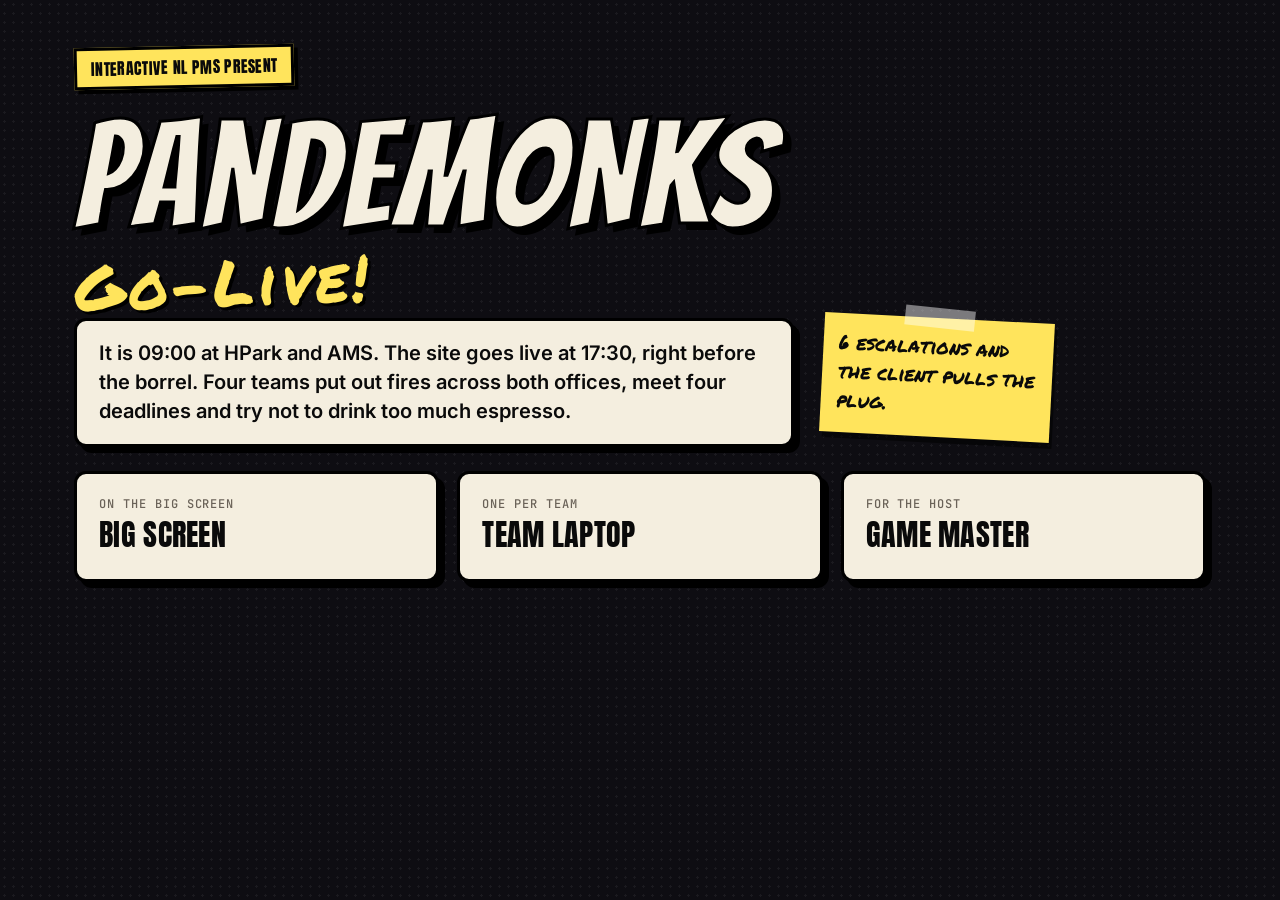
<file: index.html>
<!doctype html>
<html lang="en">
<head>
<meta charset="utf-8">
<meta name="viewport" content="width=device-width, initial-scale=1">
<title>Pandemonks</title>
<link rel="stylesheet" href="style.css">
</head>
<body>
<div class="page">
  <div class="caption" style="align-self:flex-start">Interactive NL PMs present</div>
  <div class="bigtitle" style="font-size:150px">PANDEMONKS<span class="hand" style="font-size:64px">Go-Live!</span></div>
  <div class="row" style="align-items:flex-start;gap:28px">
    <div class="paper" style="padding:18px 22px;font-size:20px;line-height:1.45;max-width:720px;font-weight:600">It is 09:00 at HPark and AMS. The site goes live at 17:30, right before the borrel. Four teams put out fires across both offices, meet four deadlines and try not to drink too much espresso.</div>
    <div class="sticky" style="width:230px;font-size:20px;transform:rotate(3deg)">6 escalations and the client pulls the plug.</div>
  </div>
  <div class="grid4">
    <a class="tile paper" href="screen.html"><div class="kicker" style="color:#6a6258">On the big screen</div><div class="head">Big screen</div></a>
    <a class="tile paper" href="team.html"><div class="kicker" style="color:#6a6258">One per team</div><div class="head">Team laptop</div></a>
    <a class="tile paper" href="gm.html"><div class="kicker" style="color:#6a6258">For the host</div><div class="head">Game Master</div></a>
  </div>
</div>
</body>
</html>
</file>
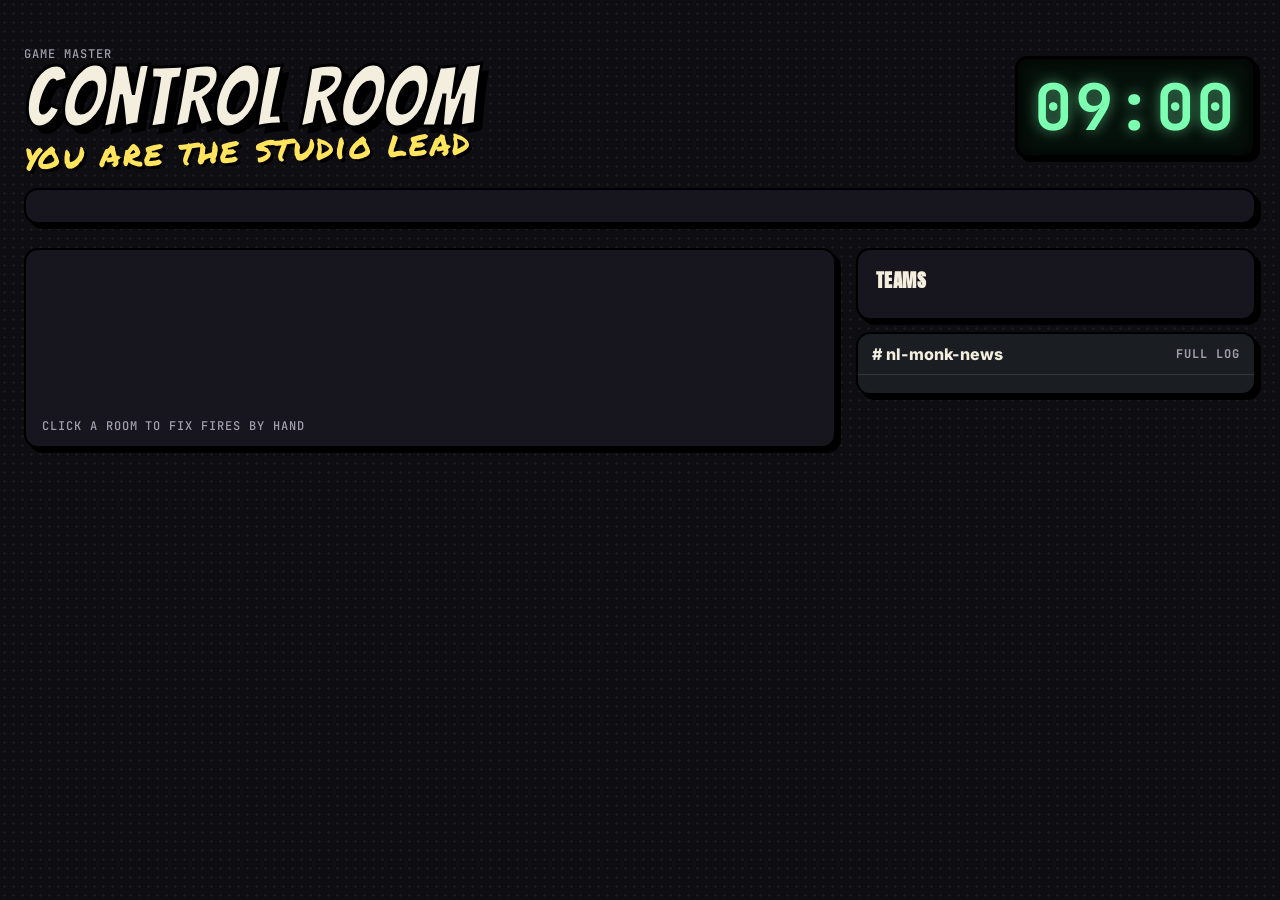
<file: gm.html>
<!doctype html>
<html lang="en">
<head>
<meta charset="utf-8">
<meta name="viewport" content="width=device-width, initial-scale=1">
<title>Pandemonks · Game Master</title>
<link rel="stylesheet" href="style.css">
</head>
<body>
<div class="page" style="max-width:1440px">
  <div class="row" style="justify-content:space-between;align-items:flex-end">
    <div><div class="kicker">Game Master</div><div class="bigtitle" style="font-size:84px">Control room<span class="hand" style="font-size:36px">you are the studio lead</span></div></div>
    <div style="text-align:right"><div class="lcd" id="night">09:00</div><div class="head" id="real" style="font-size:26px;margin-top:6px"></div></div>
  </div>
  <div id="controls" class="panel stack"></div>
  <div style="display:grid;grid-template-columns:minmax(0,1fr) 400px;gap:20px;align-items:start">
    <div class="panel" style="padding:10px"><svg class="board" id="board" style="height:auto" role="img" aria-label="Game board"></svg><div class="kicker" style="margin:8px 6px 2px">Click a room to fix fires by hand</div></div>
    <div class="stack">
      <div class="panel"><h3>Teams</h3><div id="teams"></div></div>
      <div class="slack" style="max-height:520px"><div class="top"><span># nl-monk-news</span><span class="kicker">full log</span></div><div class="msgs" id="log" style="mask-image:none"></div></div>
    </div>
  </div>
</div>
<script src="app.js"></script>
<script>
let pausedForRules = false;
const SPEEDS = [['4.5', 'Relaxed (talk along)'], ['3', 'Normal'], ['1.2', 'Fast'], ['0.2', 'Turbo test']].map(([v, l]) => `<option value="${v}">${l}</option>`).join('');
function startGame() { return act('start', { fridays: +($('#fr') ? $('#fr').value : 4), minutes: +($('#mn') ? $('#mn').value : 45), botDelay: +($('#sp') ? $('#sp').value : 3) }); }
function tutGo(d) {
  const s = PM.state, t = s.tutorial || {};
  if (!t.on) return;
  const last = TUTORIAL.length - 1, step = t.step || 0;
  if (d > 0 && step >= last) return tutFinish();
  act('tutorial', { on: true, step: Math.max(0, Math.min(last, step + d)) });
}
async function tutFinish() {
  const s = PM.state;
  await act('tutorial', { on: false, step: 0 });
  if (s.status === 'lobby') {
    if (teamsList(s).length < 2) return alert('You need at least two teams to start.');
    await startGame();
  } else if (pausedForRules) { pausedForRules = false; await act('resume', {}); }
}
async function tutOpen() {
  const s = PM.state;
  if (s.status === 'playing' && !(s.clock && s.clock.pausedAt)) { pausedForRules = true; await act('pause', {}); }
  act('tutorial', { on: true, step: 0 });
}
function tutBar(s) {
  const t = s.tutorial || {};
  const sound = s.sound !== false;
  const soundBtn = `<button class="small ${sound ? '' : 'dark'}" id="snd">${sound ? 'Sound on' : 'Sound off'}</button>`;
  if (!t.on) return `<div class="row" style="justify-content:space-between;border-top:2px dashed var(--line,#0003);padding-top:12px"><div><span class="head" style="font-size:20px">How to play</span> <span class="muted">${s.status === 'lobby' ? 'Walk everyone through the rules on the big screen. Laptops show "eyes on the big screen" meanwhile.' : 'Show the rules again. The clock pauses while it is open.'}</span></div><div class="row">${soundBtn}<button class="small hot" id="tutopen">${s.status === 'lobby' ? 'Explain the game on the big screen' : 'Show the rules again'}</button></div></div>`;
  const step = Math.min(t.step || 0, TUTORIAL.length - 1), last = step === TUTORIAL.length - 1;
  const sl = TUTORIAL[step];
  const finish = s.status === 'lobby' ? "Let's go!" : 'Back to the game';
  return `<div class="row" style="justify-content:space-between;border-top:2px dashed var(--line,#0003);padding-top:12px"><div><span class="kicker">Slide ${step + 1} / ${TUTORIAL.length} on the big screen</span><div class="head" style="font-size:24px">${esc(sl.kicker)} ${esc(sl.title)}</div></div>
    <div class="row">${soundBtn}<button class="small dark" id="tuthide">Hide</button><button class="small" id="tutback" ${step ? '' : 'disabled'}>Back</button>${last ? `<button class="big hot" id="tutnext">${finish}</button>` : `<button class="big" id="tutnext">Next</button>`}</div></div>
    <div class="kicker">Arrow keys work too. ${last && s.status === 'lobby' ? 'This closes the slides and deals everyone their cards.' : ''}</div>`;
}
function wireTut(s) {
  const on = (id, f) => { const b = document.getElementById(id); if (b) b.onclick = f; };
  on('snd', () => act('sound', { on: s.sound === false }));
  on('tutopen', tutOpen);
  on('tuthide', () => { act('tutorial', { on: false, step: (s.tutorial || {}).step || 0 }); if (pausedForRules) { pausedForRules = false; act('resume', {}); } });
  on('tutback', () => tutGo(-1));
  on('tutnext', () => tutGo(1));
}
document.addEventListener('keydown', (e) => {
  if (!PM.state || !(PM.state.tutorial || {}).on || /INPUT|SELECT|TEXTAREA/.test(document.activeElement.tagName)) return;
  if (e.key === 'ArrowRight' || e.key === ' ') { e.preventDefault(); tutGo(1); }
  if (e.key === 'ArrowLeft') { e.preventDefault(); tutGo(-1); }
});

function render(s) {
  const cfg = PM.cfg;
  const c = $('#controls');
  const teams = teamsList(s);
  const keep = {};
  ['fr', 'mn', 'sp'].forEach((id) => { const el = document.getElementById(id); if (el) keep[id] = el.value; });
  if (s.status === 'lobby') {
    const open = [1, 2, 3, 4].filter((n) => !(s.teams || {})[n]);
    c.innerHTML = `<div class="row" style="justify-content:space-between"><div><span class="head" style="font-size:24px">${teams.length} of 4 seats taken</span> <span class="muted">Teams open team.html. Put screen.html on the big screen.</span></div>
      <div class="row"><button class="small" id="fill" ${open.length ? '' : 'disabled'}>Test mode: fill open seats with computer teams</button></div></div>
      <div class="row" style="align-items:flex-end">
        <label>Friday 17:00 cards<select id="fr">${[3, 4, 5, 6].map((n) => `<option value="${n}" ${n === (s.settings.fridays || 4) ? 'selected' : ''}>${n}${n === 3 ? ' · easy' : n === 4 ? ' · normal' : n === 5 ? ' · hard' : ' · brutal'}</option>`).join('')}</select></label>
        <label>Minutes until go-live<input id="mn" type="number" min="5" max="120" value="${s.settings.minutes || 45}" style="width:120px"></label>
        <label>Computer speed<select id="sp">${SPEEDS}</select></label>
        <button class="big hot" id="start" ${teams.length < 2 ? 'disabled' : ''}>Start the day</button>
      </div>`;
    if (!keep.sp) $('#sp').value = '3';
    Object.entries(keep).forEach(([id, v]) => { const el = document.getElementById(id); if (el) el.value = v; });
    $('#start').onclick = startGame;
    $('#fill').onclick = async () => { for (const n of open) await act('join', { team: String(n), bot: true }); };
  } else {
    const paused = s.clock && s.clock.pausedAt;
    const active = activeTeamId(s);
    c.innerHTML = `<div class="row" style="justify-content:space-between">
      <div><span class="head" style="font-size:24px">${s.status === 'playing' ? 'Game in progress' : s.status === 'won' ? "People's Lovie Winner" : 'The client printed it out'}</span> <span class="muted">${s.status === 'playing' ? `· ${esc(s.teams[active].name)} · ${s.phase} · ${s.actionsLeft} actions left · turn ${s.turnCount || 1}` : esc(s.result ? s.result.reason : '')}</span></div>
      <div class="row">
        ${s.status === 'playing' ? `<button class="small ${paused ? 'hot' : ''}" data-a="${paused ? 'resume' : 'pause'}">${paused ? 'Resume clock' : 'Pause clock'}</button>
        <button class="small" data-a="add_time">+5 minutes</button>
        <button class="small" data-a="skip_turn">Skip to next team</button>
        <button class="small hot" data-a="news">Breaking news now</button>
        <label style="flex-direction:row;align-items:center;gap:8px">CPU speed<select id="spd" style="width:auto">${SPEEDS}</select></label>` : ''}
        <button class="small" data-a="undo">Undo last step</button>
        <button class="small danger" data-a="reset">Back to lobby</button>
      </div></div>`;
    const spd = $('#spd');
    if (spd) { spd.value = String(s.settings.botDelay ?? 3); if (spd.selectedIndex < 0) spd.value = '3'; spd.onchange = () => act('speed', { botDelay: +spd.value }); }
    c.querySelectorAll('[data-a]').forEach((b) => (b.onclick = () => {
      const a = b.dataset.a;
      if (a === 'reset' && !confirm('End this game and go back to the lobby? Teams stay joined.')) return;
      if (a === 'skip_turn' && !confirm('Skip the rest of this turn?')) return;
      act(a, a === 'reset' ? { keepTeams: true } : a === 'add_time' ? { seconds: 300 } : {});
    }));
    if (s.status === 'playing') {
      const left = s.newsDeck || [];
      c.insertAdjacentHTML('beforeend', `<div><div class="kicker" style="margin-bottom:8px">Fire a specific breaking news card${s.lastNews ? ' · last: ' + esc(s.lastNews.title) : ''}</div><div class="row">${Object.entries(cfg.news).map(([id, n]) => `<button class="small ${left.includes(id) ? '' : 'dark'}" data-news="${id}">${esc(n[0])}</button>`).join('')}</div></div>`);
      c.querySelectorAll('[data-news]').forEach((b) => (b.onclick = () => { if (confirm('Fire this breaking news now?')) act('news', { id: b.dataset.news }); }));
    }
  }
  c.insertAdjacentHTML('beforeend', tutBar(s));
  wireTut(s);

  $('#board').parentElement.style.display = s.status === 'lobby' ? 'none' : '';
  if (s.status !== 'lobby') renderBoard($('#board'), s, { onRoom: (id) => fixRoom(id) });

  $('#teams').innerHTML = teams.map((t) => `<div class="teamline"><div class="badge" style="background:${teamColor(t.id)}">${t.id}</div><div style="min-width:0"><div style="font-weight:800">${esc(t.name)}</div><div class="kicker" style="font-size:10px">${esc(t.members || '')}${t.role ? ' · ' + esc(cfg.roles[t.role].name) : ''}${t.role ? ' · stress ' + (t.stress || 0) + ' · handovers ' + (t.cookies || 0) : ''}${t.amsterdam ? ' · AMS' : ''}</div></div>
    <div class="row" style="gap:6px">${s.status === 'lobby' ? `<button class="small dark" data-kick="${t.id}">Remove</button>` : ''}<button class="small ${t.bot ? 'hot' : ''}" data-bot="${t.id}" data-on="${t.bot ? 0 : 1}">${t.bot ? 'CPU' : 'Human'}</button></div></div>`).join('') || '<div class="muted">Nobody yet.</div>';
  $('#teams').querySelectorAll('[data-kick]').forEach((b) => (b.onclick = () => act('leave', { team: b.dataset.kick })));
  $('#teams').querySelectorAll('[data-bot]').forEach((b) => (b.onclick = () => act('set_bot', { team: b.dataset.bot, bot: b.dataset.on === '1' })));
  $('#log').innerHTML = slackHTML(s.log, 80);
}

function fixRoom(id) {
  const s = PM.state, cfg = PM.cfg;
  if (cfg.rooms[id].special) return;
  const rows = Object.entries(cfg.colors).map(([c, col]) => `<div class="row" style="justify-content:space-between">${glyph(c, 14)} <span style="flex:1;font-weight:700">${esc(col.name)} fires: ${s.fires[id][c]}</span><button class="small dark" data-c="${c}" data-d="-1">-</button><button class="small" data-c="${c}" data-d="1">+</button></div>`).join('');
  modal(cfg.rooms[id].name, rows, (m) => m.querySelectorAll('[data-c]').forEach((b) => (b.onclick = async () => { await act('gm_fire', { room: id, color: b.dataset.c, delta: +b.dataset.d }); fixRoom(id); })));
}

function tick() {
  if (PM.state && PM.state.status !== 'lobby') { $('#night').textContent = nightTime(); $('#real').textContent = fmtClock(clockNow()) + ' left'; }
  setTimeout(tick, 500);
}
boot(render);
tick();
</script>
</body>
</html>
</file>
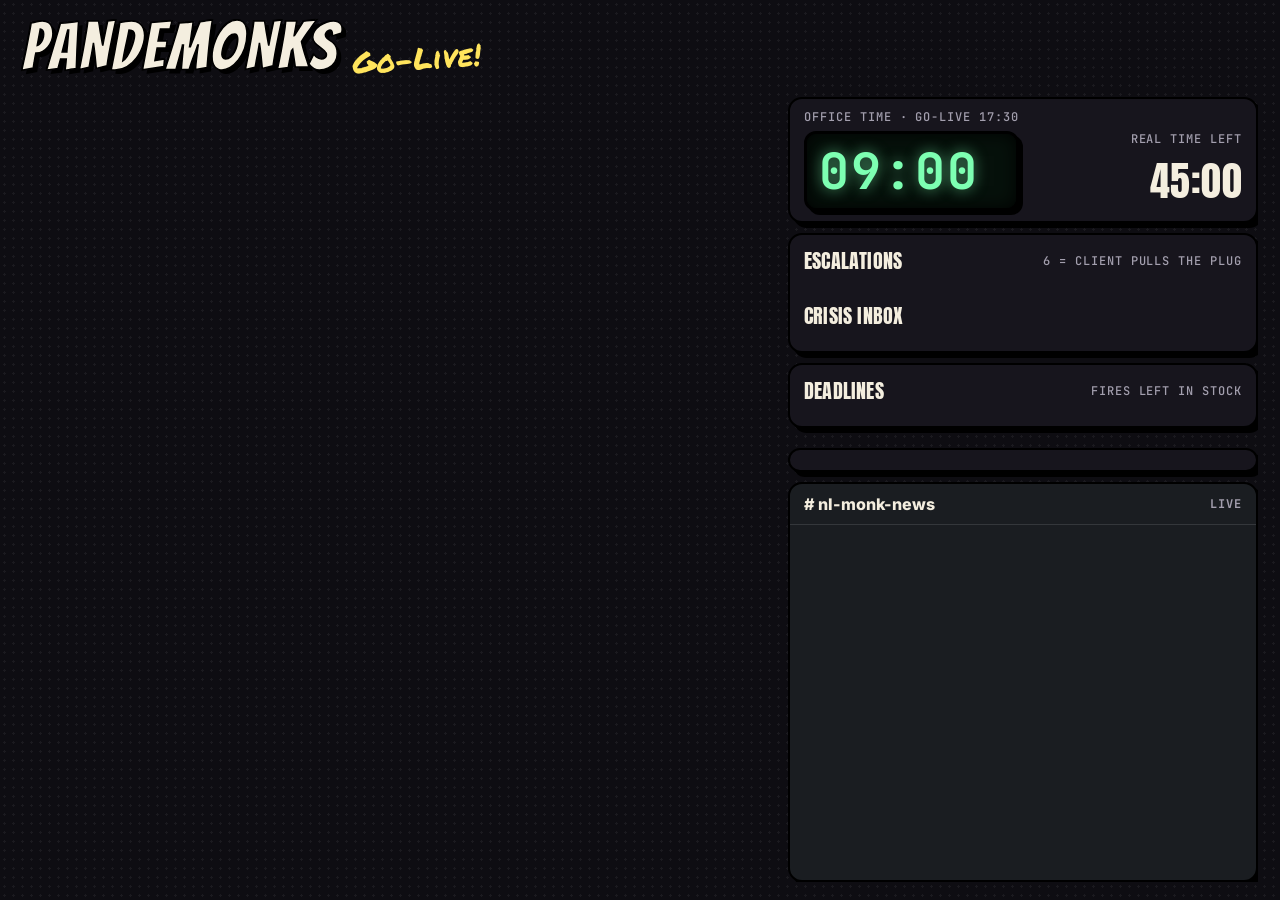
<file: screen.html>
<!doctype html>
<html lang="en">
<head>
<meta charset="utf-8">
<meta name="viewport" content="width=device-width, initial-scale=1">
<title>Pandemonks · Big screen</title>
<link rel="stylesheet" href="style.css">
</head>
<body>
<div class="screen">
  <header>
    <div class="logo"><span class="shout">PANDEMONKS</span><span class="hand">Go-Live!</span></div>
    <div class="nowplaying" id="turn"></div>
  </header>
  <main><svg class="board" id="board" role="img" aria-label="Game board"></svg><div class="dock" id="dock" style="display:none" aria-live="polite"></div></main>
  <aside>
    <div class="panel">
      <div class="row" style="justify-content:space-between;align-items:flex-end">
        <div><div class="kicker">Office time · go-live 17:30</div><div class="lcd" id="night" style="margin-top:6px">09:00</div></div>
        <div style="text-align:right"><div class="kicker">Real time left</div><div class="head" id="real" style="font-size:40px;margin-top:4px">45:00</div><div class="kicker" id="paused" style="color:var(--sticky)"></div></div>
      </div>
    </div>
    <div class="panel stack" style="gap:10px">
      <div class="row" style="justify-content:space-between"><span class="head" style="font-size:20px">Escalations</span><span class="kicker">6 = client pulls the plug</span></div>
      <div class="meter" id="quits"></div>
      <div class="row" style="justify-content:space-between;margin-top:4px"><span class="head" style="font-size:20px">Crisis inbox</span><span class="kicker" id="decks"></span></div>
      <div class="meter" id="rate"></div>
    </div>
    <div class="panel">
      <div class="row" style="justify-content:space-between;margin-bottom:10px"><span class="head" style="font-size:20px">Deadlines</span><span class="kicker">fires left in stock</span></div>
      <div class="fixes" id="fixes"></div>
    </div>
    <div id="news"></div>
    <div class="panel" style="padding:10px 12px"><div id="teams"></div></div>
    <div class="slack"><div class="top"><span># nl-monk-news</span><span class="kicker">live</span></div><div class="msgs" id="slack"></div></div>
  </aside>
</div>

<div class="lobby" id="lobby" style="display:none">
  <div class="caption" style="align-self:flex-start;font-size:20px">Interactive NL PMs present</div>
  <div class="hero">PANDEMONKS<span class="hand">Go-Live!</span></div>
  <div class="row" style="gap:30px;align-items:flex-start">
    <div class="paper" style="padding:18px 22px;font-size:24px;line-height:1.4;max-width:900px;font-weight:600">One laptop per team. Open <span class="mono" style="background:#000;color:#ffe45c;padding:2px 8px" id="joinUrl"></span>, pick your team number and give yourselves a name. The site goes live at 17:30, right before the borrel. Meet all four deadlines before then.</div>
    <div class="sticky" style="width:260px;font-size:22px;transform:rotate(4deg)">Rule #1: describe your cards. Never show them. Rule #2: update the dashboard or hand over.</div>
  </div>
  <div class="slots" id="slots"></div>
</div>

<div id="fxlayer" aria-hidden="true"></div>
<div class="tutorial" id="tutorial" style="display:none"></div>
<button class="soundbtn" id="soundbtn" style="display:none">Click to turn on sound</button>
<div class="overlay hidden" id="overlay"></div>

<script src="app.js"></script>
<script src="sound.js"></script>
<script>
/* ---------------- timeline: every server event plays in order ---------------- */
let lastFx = null;
const timeline = [];
let busy = false;
const hidden = {};          // pawn id -> number of pending move animations
let skipCurrent = null;

function hiddenSet() { return new Set(Object.keys(hidden).filter((k) => hidden[k] > 0)); }
function drawBoard() { if (PM.state && PM.state.status !== 'lobby') renderBoard($('#board'), PM.state, { hidePawns: hiddenSet() }); }

let tutStep = -1;
function renderTutorial(s) {
  const el = $('#tutorial');
  const t = s.tutorial || {};
  if (!t.on) { el.style.display = 'none'; tutStep = -1; return; }
  const step = Math.min(t.step || 0, TUTORIAL.length - 1);
  el.style.display = 'flex';
  if (step === tutStep) return;
  if (tutStep !== -1) SFX.play(step === TUTORIAL.length - 1 ? 'go' : 'slide');
  tutStep = step;
  const sl = TUTORIAL[step];
  const last = step === TUTORIAL.length - 1;
  el.innerHTML = `<div class="tut-top"><div class="logo"><span class="shout" style="font-size:44px">PANDEMONKS</span><span class="hand">how to play</span></div><div class="tut-dots">${TUTORIAL.map((_, i) => `<span class="${i === step ? 'on' : i < step ? 'done' : ''}"></span>`).join('')}</div></div>
    <div class="tut-slide" key="${step}"><div class="kicker" style="font-size:18px">${esc(sl.kicker)}</div><h1>${esc(sl.title)}</h1><div class="tut-body${sl.wide ? ' wide' : ''}">${sl.body(PM.cfg, s)}</div></div>
    <div class="tut-foot"><span class="kicker">${s.status === 'playing' ? 'Rules refresher · the game is paused for computer teams' : 'Game Master: use Next and Back in the control room'}</span><span class="caption" style="font-size:20px">${last ? (s.status === 'playing' ? 'Back to the game!' : "Waiting for: LET'S GO") : `${step + 1} / ${TUTORIAL.length}`}</span></div>`;
  if (sl.after) sl.after(el, s);
}

function render(s) {
  const cfg = PM.cfg;
  SFX.setEnabled(s.sound !== false);
  $('#soundbtn').style.display = s.sound !== false && !SFX.unlocked ? 'block' : 'none';
  renderTutorial(s);
  if (s.status === 'lobby') {
    $('#lobby').style.display = 'flex';
    $('#joinUrl').textContent = location.href.replace(/screen\.html.*$/, '') + 'team.html';
    $('#slots').innerHTML = [1, 2, 3, 4].map((n) => {
      const t = (s.teams || {})[n];
      if (!t) return `<div class="slot paper open"><div class="kicker">Team ${n}</div><div class="nm">Open seat</div></div>`;
      return `<div class="slot paper" style="transform:rotate(${[-1.5, 1, -0.5, 1.5][n - 1]}deg)"><div class="row" style="justify-content:space-between"><span class="kicker" style="color:#6a6258">Team ${n}</span>${t.bot ? '<span class="chip cpu">CPU</span>' : ''}</div><div class="nm">${esc(t.name)}</div><div style="margin-top:10px;font-size:15px;color:#4a4540">${esc(t.members || '')}</div><div style="height:8px;background:${teamColor(String(n))};border:2px solid #000;margin-top:14px"></div></div>`;
    }).join('');
    lastFx = s.fxSeq || 0;
    timeline.length = 0;
    return;
  }
  $('#lobby').style.display = 'none';

  // queue new events (never replay old ones when the page loads mid-game)
  if (lastFx === null) lastFx = s.fxSeq || 0;
  if ((s.fxSeq || 0) < lastFx) { lastFx = s.fxSeq || 0; timeline.length = 0; for (const k in hidden) delete hidden[k]; }
  for (const e of s.fx || []) {
    if (e.seq <= lastFx) continue;
    lastFx = e.seq;
    timeline.push(e);
    if ((e.type === 'move' || e.type === 'crash') && e.pawn) hidden[e.pawn] = (hidden[e.pawn] || 0) + 1;
  }
  drawBoard();

  const active = activeTeamId(s);
  const at = active ? s.teams[active] : null;
  if (s.status === 'playing' && at) {
    const phase = { actions: `${s.actionsLeft} action${s.actionsLeft === 1 ? '' : 's'} left`, draw: 'drawing cards', infect: 'flipping crises' }[s.phase];
    const pips = Math.max(4, s.actionsLeft);
    $('#turn').innerHTML = `<div class="kicker" style="margin-bottom:8px">Now on shift</div><span class="caption" style="background:${teamColor(active)}">${esc(at.name)}${at.bot ? ' · CPU' : ''}</span><div class="row" style="justify-content:flex-end;margin-top:10px"><span class="kicker">${phase}</span><span class="pips big" id="pips">${Array.from({ length: pips }, (_, i) => `<span class="pip ${i >= 4 ? 'bonus' : ''} ${s.phase === 'actions' && i < s.actionsLeft ? 'on' : ''}"></span>`).join('')}</span></div>`;
  } else {
    $('#turn').innerHTML = `<span class="caption" style="background:${s.status === 'won' ? '#7dffb2' : '#ff3b30'};font-size:34px">${s.status === 'won' ? "People's Lovie Winner" : 'The client printed it out'}</span><div class="kicker" style="margin-top:10px">${esc(s.result ? s.result.reason : '')}</div>`;
  }

  $('#quits').innerHTML = Array.from({ length: cfg.maxRageQuits }, (_, i) => `<span class="quit ${i < s.escalations ? 'done' : ''}">${i + 1}</span>`).join('');
  $('#rate').innerHTML = cfg.rates.map((r, i) => `<span class="${i === s.rateIdx ? 'on' : i < s.rateIdx ? 'done' : ''}">${r}</span>`).join('');
  $('#decks').textContent = `${s.projectDeck.length} project cards${s.quiet ? ' · client on holiday' : ''}`;
  $('#fixes').innerHTML = Object.entries(cfg.colors).map(([k, c]) => {
    const done = s.cured[k];
    return `<div class="fix ${done ? 'done' : ''}" data-fix="${k}" style="${done ? `background:${c.hex}` : ''}">${glyph(k, 16)}<span class="head">${esc(c.fix)}</span><span class="left">${s.supply[k]} left</span>${done ? '<span class="stamp">DONE</span>' : ''}</div>`;
  }).join('');
  $('#teams').innerHTML = teamsList(s).map((t) => {
    const role = cfg.roles[t.role] || {};
    return `<div class="teamline ${t.id === active ? 'active' : ''}" data-team="${t.id}"><div class="badge" style="background:${teamColor(t.id)}">${t.id}</div><div style="min-width:0"><div style="font-weight:800;white-space:nowrap;overflow:hidden;text-overflow:ellipsis">${esc(t.name)}</div><div class="kicker" style="font-size:10px">${esc(role.name || '')}${role.accent ? ' · ' + esc(role.accentName) : ''} · ${esc(cfg.rooms[t.loc].name)}</div></div><div class="row" style="gap:6px;justify-content:flex-end">${t.meditating ? '<span class="chip zen">MASSAGE</span>' : ''}${t.bot ? '<span class="chip cpu">CPU</span>' : ''}${stressHTML(t.stress || 0, cfg.maxStress)}${t.debt ? `<span class="chip debt" title="Handover: actions less next turn">-${t.debt}</span>` : ''}<span class="chip">${(t.hand || []).length}</span></div></div>`;
  }).join('');
  $('#slack').innerHTML = slackHTML(s.log, 16);
  const eff = [];
  const on = (k) => s.effects && s.effects[k] && (s.turnCount || 0) < s.effects[k];
  if (on('notrains')) eff.push('No trains');
  if (on('nointernet')) eff.push('No internet in AMS');
  if (on('thomas')) eff.push('Approvals stuck abroad');
  if (s.quiet) eff.push('Client on holiday');
  if (teamsList(s).some((t) => t.owe)) eff.push('Hours owed');
  if (teamsList(s).some((t) => t.minus)) eff.push('Timesheet week');
  const n = s.lastNews;
  $('#news').innerHTML = n || eff.length ? `<div class="newsbox">${n ? `<span class="tag">BREAKING · round ${s.round || 1}</span><div class="head">${esc(n.title)}</div><p>${esc(n.text)}</p>` : ''}${eff.length ? `<div class="effects">${eff.map((e) => `<span class="chip" style="background:#ffe45c;color:#000">${esc(e)}</span>`).join('')}</div>` : ''}</div>` : '';

  pump();
}

/* ---------------- geometry ---------------- */
function boardPt(x, y) {
  const r = $('#board').getBoundingClientRect();
  const k = Math.min(r.width / 1600, r.height / 900);
  return [r.left + (r.width - 1600 * k) / 2 + x * k, r.top + (r.height - 900 * k) / 2 + y * k];
}
function roomPt(id, dy = 0) { const r = PM.cfg.rooms[id]; return boardPt(r.x, r.y + dy); }
function badgePt(team) {
  const el = document.querySelector(`.teamline[data-team="${team}"] .badge`);
  if (!el) return boardPt(800, 450);
  const b = el.getBoundingClientRect();
  return [b.left + b.width / 2, b.top + b.height / 2];
}
function elPt(sel) { const el = $(sel); if (!el) return boardPt(800, 450); const b = el.getBoundingClientRect(); return [b.left + b.width / 2, b.top + b.height / 2]; }

/* ---------------- tiny animation kit ---------------- */
const layer = () => $('#fxlayer');
let speed = 1;
const wait = (ms) => new Promise((res) => setTimeout(res, ms * speed));
function spawn(html, x, y, cls = '') {
  const d = document.createElement('div');
  d.className = 'fx ' + cls;
  d.innerHTML = html;
  d.style.left = x + 'px';
  d.style.top = y + 'px';
  layer().appendChild(d);
  return d;
}
function travel(el, pts, ms) {
  const kf = pts.map(([x, y]) => ({ left: x + 'px', top: y + 'px' }));
  return el.animate(kf, { duration: ms * speed, easing: 'cubic-bezier(.45,0,.25,1)', fill: 'forwards' }).finished;
}
async function pop(html, x, y, cls, ms = 1100) {
  const d = spawn(html, x, y, 'pop ' + cls);
  d.style.animationDuration = ms * speed + 'ms';
  await wait(ms);
  d.remove();
}
async function flyCard(card, from, to, ms = 900, keep = 250) {
  SFX.play('card');
  const d = spawn(cardHTML(card, 'mini'), from[0], from[1], 'flycard');
  await travel(d, [from, to], ms);
  await wait(keep);
  d.animate([{ opacity: 1 }, { opacity: 0 }], { duration: 250 * speed, fill: 'forwards' });
  await wait(250);
  d.remove();
}
function pawnHTML(team) { return `<div class="gpawn" style="background:${teamColor(team)}">${team}</div>`; }
function pulsePips() { const p = $('#pips'); if (p) p.animate([{ transform: 'scale(1.35)' }, { transform: 'scale(1)' }], { duration: 400 }); }

async function animMove(e) {
  const cfg = PM.cfg;
  const from = cfg.rooms[e.from], to = cfg.rooms[e.to];
  if (e.card) flyCard(e.card, badgePt(e.team), roomPt(e.to), 800, 150);
  const g = spawn(pawnHTML(e.pawn), ...roomPt(e.from, 20), 'pawnfx');
  if (e.cross) {
    const fromLiving = from.office === 'ams' ? 'alive' : 'hlive';
    const toLiving = to.office === 'ams' ? 'alive' : 'hlive';
    if (e.from !== fromLiving) await travel(g, [roomPt(e.from, 20), roomPt(fromLiving)], 450);
    g.style.opacity = 0;
    SFX.play('train');
    const tr = spawn(`<div class="gtrain"><span>NS</span><b style="background:${teamColor(e.pawn)}">${e.pawn}</b></div>`, ...roomPt(fromLiving), 'trainfx');
    pop(`<span>+1 ACTION</span>`, ...boardPt(800, 205), 'tag-yellow', 1200);
    await travel(tr, [roomPt(fromLiving), roomPt(toLiving)], 1100);
    tr.remove();
    g.style.opacity = 1;
    if (e.to !== toLiving) await travel(g, [roomPt(toLiving), roomPt(e.to, 20)], 450);
    else await travel(g, [roomPt(toLiving), roomPt(toLiving, 20)], 120);
  } else {
    const label = { dm: 'DM!', allhands: 'ALL-HANDS!', hop: 'HOP!', ops: 'SHORTCUT!', gather: 'COME HERE!', freelancer: 'FREELANCER!', martin: 'SIR MARTIN CALLS!' }[e.kind];
    if (label) pop(`<span>${label}</span>`, ...roomPt(e.from, -40), 'tag-white', 900);
    SFX.play(label ? 'whoosh' : 'step');
    await travel(g, [roomPt(e.from, 20), roomPt(e.to, 20)], e.kind === 'walk' ? 650 : 800);
  }
  await wait(120);
  g.remove();
}

/* ---------- the docked turn summary: stays until the next team does something ---------- */
const ACTION_FX = ['move', 'treat', 'share', 'build', 'cure', 'espresso', 'dashboard', 'event', 'breather', 'discard', 'draw'];
let dockAt = 0;
const dockOn = () => $('#dock').style.display !== 'none';
function crisisTag(c) {
  const cfg = PM.cfg;
  if (c.startsWith('crash:')) { const t = PM.state.teams[c.slice(6)]; return `<div class="dtag crash"><b>Caffeine crash</b><span>${esc(t ? t.name : 'a team')} goes to a chair massage</span></div>`; }
  const [room, idx] = c.slice(2).split('#');
  const r = cfg.rooms[room];
  if (!r) return '';
  return `<div class="dtag" style="border-color:${cfg.colors[r.color].hex}"><b>${glyph(r.color, 14)}${esc(r.name)}</b><span>${esc((r.crises || [])[+idx] || '')}</span></div>`;
}
function openDock(r) {
  const d = $('#dock');
  const panels = r.panels || [];
  d.innerHTML = `<div class="dk-col"><div class="kicker">Last turn</div><div class="dk-title">${esc(r.title)}</div><div class="dk-chips">${panels.map((p, i) => `<span><i>${i + 1}</i>${esc(p.text)}</span>`).join('') || '<span>Nothing happened. Suspicious.</span>'}</div></div>
    <div class="dk-col"><div class="kicker">New crises</div><div class="dk-tags">${(r.cards || []).map(crisisTag).join('') || `<div class="dtag calm"><b>${esc(r.sub || 'No new crises')}</b></div>`}</div><div class="dk-next" id="dknext"></div></div>`;
  d.style.display = 'grid';
  dockAt = Date.now();
}
async function closeDock() {
  const left = 5000 - (Date.now() - dockAt);
  if (left > 0) await new Promise((res) => setTimeout(res, left));
  const d = $('#dock');
  await d.animate([{ opacity: 1, transform: 'translateY(0)' }, { opacity: 0, transform: 'translateY(30px)' }], { duration: 300 }).finished.catch(() => {});
  d.style.display = 'none';
}

async function play(e) {
  const cfg = PM.cfg;
  if (dockOn() && ACTION_FX.includes(e.type)) await closeDock();
  switch (e.type) {
  case 'reveal': return showReveal(e.r);
  case 'move': pulsePips(); return animMove(e);
  case 'crash': {
    pop(`<span>CRASH!</span>`, ...roomPt(e.from, -30), 'tag-purple', 1000);
    SFX.play('crash');
    return animMove({ ...e, kind: 'walk', cross: false });
  }
  case 'fire': {
    // play every queued fire at once
    const batch = [e];
    while (timeline[0] && timeline[0].type === 'fire') batch.push(timeline.shift());
    const done = batch.map((f, i) => wait(i * 90).then(() => (i < 4 && SFX.play('fire'), 0)).then(() => pop(`<svg width="54" height="62" viewBox="0 0 28 32" aria-hidden="true">${flameSvg(1, 1, cfg.colors[f.color].hex)}</svg><span class="plus">+1</span>`, ...roomPt(f.room, -10), 'flame', 1000)));
    await Promise.all(done);
    return;
  }
  case 'escalate': {
    const [x, y] = roomPt(e.room);
    pop(`<span>ESCALATED!</span>`, x, y, 'boom', 1300);
    SFX.play('escalate');
    $('#board').animate([{ transform: 'translate(0,0)' }, { transform: 'translate(-8px,4px)' }, { transform: 'translate(8px,-4px)' }, { transform: 'translate(0,0)' }], { duration: 400, iterations: 2 });
    return wait(1300);
  }
  case 'treat': pulsePips(); SFX.play('poof'); return pop(`<span>POOF!</span><em>-${e.n}</em>`, ...roomPt(e.room), 'poof', 1100);
  case 'share': {
    pulsePips();
    pop(`<span>${e.dir === 'give' ? 'HERE YOU GO!' : 'MINE NOW!'}</span>`, ...roomPt(e.room, -50), 'tag-white', 1200);
    return flyCard(e.card, badgePt(e.from), badgePt(e.to), 1100, 200);
  }
  case 'build': {
    pulsePips();
    if (e.card) await flyCard(e.card, badgePt(e.team), roomPt(e.room), 700, 50);
    SFX.play('stamp');
    return pop(`<span>WAR ROOM!</span>`, ...roomPt(e.room), 'stamp', 1200);
  }
  case 'cure': {
    pulsePips();
    await Promise.all((e.cards || []).map((c, i) => wait(i * 140).then(() => flyCard(c, badgePt(e.team), roomPt(e.room), 800, 100))));
    SFX.play('stamp');
    return pop(`<span>DEADLINE MET!</span>`, ...roomPt(e.room), 'stamp green', 1100);
  }
  case 'espresso': SFX.play('espresso'); return pop(`${cupIcon(64)}<span class="plus">+${e.plus}</span>`, ...roomPt(e.room, -40), 'coffee', 1400);
  case 'breather': pulsePips(); SFX.play('relax'); return pop(`${cupIcon(56)}<span class="plus">ahh</span>`, ...roomPt(e.room, -30), 'coffee', 1100);
  case 'dashboard': pulsePips(); SFX.play('ding'); return pop(`<span>DASHBOARD ✓</span>`, ...roomPt(e.room, -40), 'tag-green', 1200);
  case 'cookie': SFX.play('cookie'); return pop(`<div class="bigdebt">-${e.cost || 2}</div><span>HANDOVER!</span>`, ...roomPt(e.room, -30), 'cookiepop', 1500);
  case 'massage': SFX.play('relax'); return pop(`<span>ahh...</span>`, ...roomPt(e.room, -30), 'tag-purple', 1200);
  case 'draw': {
    const from = elPt('#decks');
    const to = badgePt(e.team);
    await Promise.all(Array.from({ length: e.n }, (_, i) => wait(i * 200).then(async () => {
      const d = spawn(`<div class="cardback">P</div>`, from[0], from[1], 'flycard');
      await travel(d, [from, to], 800);
      d.remove();
    })));
    return;
  }
  case 'discard': return flyCard(e.card, badgePt(e.team), elPt('#decks'), 800, 50);
  case 'event': return flyCard(e.card, badgePt(e.team), boardPt(800, 450), 800, 300);
  }
}

function pump() {
  if (busy || !timeline.length) return;
  if (PM.state && PM.state.tutorial && PM.state.tutorial.on) return;
  busy = true;
  speed = timeline.length > 10 ? 0.45 : timeline.length > 5 ? 0.7 : 1;
  const e = timeline.shift();
  Promise.resolve(play(e)).catch(() => {}).then(() => {
    if ((e.type === 'move' || e.type === 'crash') && e.pawn && hidden[e.pawn]) { hidden[e.pawn] = Math.max(0, hidden[e.pawn] - 1); drawBoard(); }
    busy = false;
    pump();
  });
}

const ICONS = {
  train: '<b class="ic" style="background:#ffc917">NS</b>', walk: '<b class="ic">→</b>', poof: '<b class="ic" style="background:#7dffb2">POOF</b>',
  swap: '<b class="ic" style="background:#60a5fa">⇄</b>', warroom: '<b class="ic" style="background:#000;color:#ffe45c">WAR</b>', playbook: '<b class="ic" style="background:#7dffb2">★</b>',
  coffee: '', tick: '<b class="ic" style="background:#7dffb2">✓</b>', cookie: '<b class="ic" style="background:#ff9a3c">⇄</b>', star: '<b class="ic" style="background:#ffe45c">★</b>',
  zz: '<b class="ic" style="background:#b9a6ff">ahh</b>', fire: '', boom: '<b class="ic" style="background:#ff3b30">!!</b>',
};
function iconHTML(i) {
  if (i === 'coffee') return `<div class="icwrap">${cupIcon(60)}</div>`;
  if (i === 'fire') return `<div class="icwrap"><svg width="52" height="60" viewBox="0 0 28 32" aria-hidden="true">${flameSvg(1, 1, '#ff6b35')}</svg></div>`;
  return `<div class="icwrap">${ICONS[i] || ICONS.walk}</div>`;
}

/* scale a reveal down when the big screen is smaller than 1920x1080, so nothing falls off the edge */
function fitReveal(ov) {
  const el = ov.querySelector('.reveal');
  if (!el) return;
  el.style.transform = '';
  const k = Math.min(1, (innerWidth * 0.94) / el.offsetWidth, (innerHeight * 0.92) / el.offsetHeight);
  if (k < 1) el.style.transform = `scale(${k.toFixed(3)})`;
}

function showReveal(r) {
  // the next team's turn: when the summary is docked, it just gets a "next up" line
  if (r.kind === 'turn' && dockOn()) {
    const n = $('#dknext');
    if (n) { n.innerHTML = `<span>Next up</span><b>${esc(r.title)}</b><em>${esc(r.sub)}</em>`; n.animate([{ transform: 'scale(1.15)' }, { transform: 'scale(1)' }], { duration: 450 }); }
    SFX.play('turn');
    return wait(1400);
  }
  return new Promise((resolve) => {
    const ov = $('#overlay');
    ov.className = 'overlay ' + r.kind;
    let ms;
    const cardsHTML = (list, small) => list.map((c, i) => cardHTML(c, 'big').replace('class="card', `style="animation-delay:${(small ? 0.4 : 0.15) + i * 0.25}s" class="card`)).join('');
    if (r.kind === 'recap' || r.kind === 'endturn') {
      const panels = r.panels || [];
      const cards = r.cards || [];
      const pDelay = (i) => 0.2 + i * 0.45;
      const after = panels.length * 0.45 + 0.4;
      ov.innerHTML = `<div class="burst"></div><div class="reveal recap ${r.kind === 'endturn' ? 'endturn' : ''}"><h2>${esc(r.title)}</h2>
        <div class="strip">${panels.map((p, i) => `<div class="cpanel" style="animation-delay:${pDelay(i)}s;transform:rotate(${[-2, 1.5, -1, 2, -1.5, 1][i % 6]}deg)">${iconHTML(p.icon)}<div class="ctext">${esc(p.text)}</div><div class="cnum">${i + 1}</div></div>`).join('')}</div>
        ${r.kind === 'endturn' ? `<div class="crisisrow" style="animation-delay:${after}s"><div class="caption">New crises</div>${cards.length ? `<div class="cards">${cardsHTML(cards, true).replace(/animation-delay:([\d.]+)s/g, (m, d) => `animation-delay:${(+d + after).toFixed(2)}s`)}</div>` : `<p>${esc(r.sub || 'No new crises this turn.')}</p>`}</div>` : ''}</div>`;
      ms = 2400 + panels.length * 1000 + cards.length * 900 + (r.kind === 'endturn' ? 3500 : 0);
      if (cards.length) setTimeout(() => SFX.play('card'), after * 1000 * speed);
    } else {
      const cards = cardsHTML(r.cards || []);
      ov.innerHTML = `<div class="burst"></div><div class="reveal"><h2>${esc(r.title)}</h2>${cards ? `<div class="cards">${cards}</div>` : ''}${r.sub ? `<p>${esc(r.sub)}</p>` : ''}</div>`;
      ms = { turn: 2600, quiet: 4200, news: 10000, cookie: 5500, won: 1e9, lost: 1e9 }[r.kind] || (4200 + (r.cards || []).length * 900);
    }
    fitReveal(ov);
    const snd = { friday: 'friday', ragequit: 'stamp', news: 'news', cure: 'playbook', won: 'win', lost: 'lose', turn: 'turn', start: 'news', quiet: 'relax', cookie: 'cookie', infect: 'card', event: 'whoosh', crash: 'relax' }[r.kind];
    if (snd) SFX.play(snd);
    if (r.kind === 'recap' || r.kind === 'endturn') (r.panels || []).forEach((_, i) => setTimeout(() => SFX.play('panel'), (200 + i * 450) * speed));
    let done = false;
    const close = () => {
      if (done) return; done = true; ov.className = 'overlay hidden'; skipCurrent = null;
      if (r.kind === 'endturn' && PM.state && PM.state.status === 'playing') openDock(r);
      resolve();
    };
    skipCurrent = close;
    setTimeout(close, ms * (r.kind === 'won' || r.kind === 'lost' ? 1 : speed));
  });
}
addEventListener('resize', () => fitReveal($('#overlay')));

function tick() {
  const s = PM.state;
  if (s && s.status !== 'lobby') {
    const left = clockNow();
    $('#night').textContent = nightTime();
    $('#night').className = 'lcd' + (left <= 60 ? ' crit' : left <= 300 ? ' warn' : '');
    $('#real').textContent = fmtClock(left);
    $('#paused').textContent = s.clock && s.clock.pausedAt && s.status === 'playing' ? 'paused' : '';
    stress(s, left);
  }
  setTimeout(tick, 300);
}

/* the stress layer: a ticking clock near go-live, a heartbeat when escalations pile up */
let lastTickSec = null, lastBeat = 0;
function stress(s, left) {
  if (s.status !== 'playing' || (s.clock && s.clock.pausedAt) || (s.tutorial && s.tutorial.on)) return;
  if (left !== lastTickSec) {
    lastTickSec = left;
    if (left <= 60) SFX.play('tick', true);
    else if (left <= 300 && left % 2 === 0) SFX.play('tick', false);
  }
  const esc = s.escalations || 0;
  const every = esc >= 5 ? 1100 : esc >= 4 ? 1700 : 0;
  if (every && Date.now() - lastBeat > every) { lastBeat = Date.now(); SFX.play('heartbeat'); }
}

$('#overlay').addEventListener('click', () => { if (skipCurrent) skipCurrent(); });
document.addEventListener('click', () => { SFX.unlock(); setTimeout(() => { $('#soundbtn').style.display = PM.state && PM.state.sound !== false && !SFX.unlocked ? 'block' : 'none'; }, 100); });
document.addEventListener('keydown', () => SFX.unlock());
window.addEventListener('resize', drawBoard);
boot(render);
tick();
</script>
</body>
</html>
</file>
<file: style.css>
@font-face { font-family: 'Anton'; src: url('fonts/anton-latin-400-normal.woff2') format('woff2'); font-weight: 400; font-display: swap; }
@font-face { font-family: 'Bangers'; src: url('fonts/bangers-latin-400-normal.woff2') format('woff2'); font-weight: 400; font-display: swap; }
@font-face { font-family: 'Permanent Marker'; src: url('fonts/permanent-marker-latin-400-normal.woff2') format('woff2'); font-weight: 400; font-display: swap; }
@font-face { font-family: 'Inter'; src: url('fonts/inter-latin-400-normal.woff2') format('woff2'); font-weight: 400; font-display: swap; }
@font-face { font-family: 'Inter'; src: url('fonts/inter-latin-500-normal.woff2') format('woff2'); font-weight: 500; font-display: swap; }
@font-face { font-family: 'Inter'; src: url('fonts/inter-latin-600-normal.woff2') format('woff2'); font-weight: 600; font-display: swap; }
@font-face { font-family: 'Inter'; src: url('fonts/inter-latin-700-normal.woff2') format('woff2'); font-weight: 700; font-display: swap; }
@font-face { font-family: 'Inter'; src: url('fonts/inter-latin-800-normal.woff2') format('woff2'); font-weight: 800; font-display: swap; }
@font-face { font-family: 'JetBrains Mono'; src: url('fonts/jetbrains-mono-latin-500-normal.woff2') format('woff2'); font-weight: 500; font-display: swap; }
@font-face { font-family: 'JetBrains Mono'; src: url('fonts/jetbrains-mono-latin-700-normal.woff2') format('woff2'); font-weight: 700; font-display: swap; }

:root {
  --night: #0e0d12;
  --night-2: #17151d;
  --night-3: #221f2b;
  --paper: #f4eedf;
  --paper-2: #e9e0c9;
  --ink: #0a0a0a;
  --muted: #a39fae;
  --sticky: #ffe45c;
  --sticky-pink: #ff9ec7;
  --coffee: #6b4226;
  --red: #ff3b30;
  --dev: #22d3ee;
  --cg: #ff2e88;
  --av: #ffd400;
  --crew: #ff6b35;
  --display: 'Bangers', 'Anton', Impact, sans-serif;
  --head: 'Anton', Impact, 'Arial Narrow', sans-serif;
  --hand: 'Permanent Marker', 'Comic Sans MS', cursive;
  --body: 'Inter', 'Helvetica Neue', Arial, sans-serif;
  --mono: 'JetBrains Mono', ui-monospace, Menlo, monospace;
  --halftone: radial-gradient(rgba(255,255,255,.055) 1.2px, transparent 1.4px);
}
* { box-sizing: border-box; }
html, body { margin: 0; background: var(--night); color: var(--paper); font-family: var(--body); }
body { min-height: 100vh; background-image: var(--halftone); background-size: 9px 9px; }
a { color: var(--paper); }

/* ---------- comic primitives ---------- */
.panel { background: var(--night-2); border: 2.5px solid #000; border-radius: 14px; box-shadow: 5px 5px 0 #000; padding: 16px 18px; position: relative; }
.paper { background: var(--paper); color: var(--ink); border: 3px solid #000; border-radius: 12px; box-shadow: 6px 6px 0 #000; }
.caption { display: inline-block; background: var(--sticky); color: var(--ink); border: 3px solid #000; padding: 6px 14px; font-family: var(--head); text-transform: uppercase; letter-spacing: .02em; box-shadow: 4px 4px 0 #000; transform: rotate(-1.2deg); }
.shout { font-family: var(--display); letter-spacing: .03em; line-height: .9; }
.hand { font-family: var(--hand); }
.head { font-family: var(--head); text-transform: uppercase; letter-spacing: .01em; }
.mono { font-family: var(--mono); }
.muted { color: var(--muted); }
.kicker { font-family: var(--mono); font-size: 12px; letter-spacing: .08em; text-transform: uppercase; color: var(--muted); }
.row { display: flex; gap: 10px; align-items: center; flex-wrap: wrap; }
.stack { display: flex; flex-direction: column; gap: 12px; }
.sticky { position: relative; background: var(--sticky); color: var(--ink); font-family: var(--hand); padding: 14px 16px 18px; box-shadow: 3px 6px 0 rgba(0,0,0,.55); transform: rotate(-2deg); }
.sticky::before { content: ""; position: absolute; top: -10px; left: 50%; width: 70px; height: 20px; margin-left: -35px; background: rgba(255,255,255,.45); transform: rotate(3deg); }
.stain { position: absolute; border-radius: 50%; border: 10px solid rgba(120, 72, 30, .22); filter: url(#roughen); pointer-events: none; }

button { font: inherit; font-family: var(--head); text-transform: uppercase; letter-spacing: .03em; cursor: pointer; border: 3px solid #000; border-radius: 10px; padding: 10px 16px; background: var(--paper); color: var(--ink); box-shadow: 4px 4px 0 #000; transition: transform .1s, box-shadow .1s; font-size: 16px; }
button:hover { transform: translate(-1px, -1px); box-shadow: 5px 5px 0 #000; }
button:active { transform: translate(3px, 3px); box-shadow: 1px 1px 0 #000; }
button:disabled { opacity: .35; cursor: not-allowed; transform: none; box-shadow: 4px 4px 0 #000; }
button.hot { background: var(--sticky); }
button.danger { background: var(--red); }
button.dark { background: var(--night-3); color: var(--paper); }
button.small { padding: 6px 10px; font-size: 13px; box-shadow: 3px 3px 0 #000; border-width: 2px; }
button.big { font-size: 24px; padding: 14px 24px; }
button.espresso { background: #3b2416; color: #ffe0b8; }
input, select { font: inherit; padding: 11px 13px; border-radius: 10px; border: 2.5px solid #000; background: var(--paper); color: var(--ink); box-shadow: 3px 3px 0 #000; }
label { font-size: 13px; color: var(--muted); display: flex; flex-direction: column; gap: 6px; font-family: var(--mono); text-transform: uppercase; letter-spacing: .05em; }

/* ---------- board ---------- */
svg.board { width: 100%; height: 100%; display: block; }
.pod.clickable { cursor: pointer; }
.pod.clickable:hover .desk-top { stroke: #fff; }
.pod.hl .desk-top { stroke: #fff; stroke-width: 6; }
.pod.hl .hl-ring { opacity: 1; }
.hl-ring { opacity: 0; }
.pod.hot { animation: shake .35s infinite; transform-box: fill-box; transform-origin: center; }
@keyframes shake { 0%,100% { transform: rotate(0); } 25% { transform: rotate(.6deg); } 75% { transform: rotate(-.6deg); } }
.pod.hot .heat { animation: pulse 1s infinite alternate; }
@keyframes pulse { from { opacity: .25; } to { opacity: .8; } }
.active-ring { animation: spin 6s linear infinite; transform-box: fill-box; transform-origin: center; }
@keyframes spin { to { transform: rotate(360deg); } }

/* ---------- cards ---------- */
.card { width: 160px; height: 222px; border: 3px solid #000; border-radius: 12px; background: var(--paper); color: var(--ink); display: flex; flex-direction: column; overflow: hidden; position: relative; flex: none; box-shadow: 5px 5px 0 #000; }
.card .tape { height: 14px; border-bottom: 3px solid #000; }
.card .kind { font-family: var(--mono); font-size: 10px; font-weight: 700; letter-spacing: .08em; text-transform: uppercase; padding: 8px 10px 0; display: flex; justify-content: space-between; align-items: center; }
.card .name { font-family: var(--head); font-size: 22px; line-height: 1; text-transform: uppercase; padding: 8px 10px 4px; }
.card .sub { font-size: 12px; line-height: 1.35; padding: 0 10px; color: #4a4540; }
.card .art { margin: auto 10px 10px; height: 58px; border: 2px solid #000; border-radius: 8px; background: var(--paper-2); display: flex; align-items: center; justify-content: center; }
.card .actions { margin-top: auto; padding: 8px; display: flex; gap: 6px; }
.card .actions button { flex: 1; padding: 5px 4px; font-size: 12px; box-shadow: 2px 2px 0 #000; border-width: 2px; }
.card.incident { background: #fff; }
.card.incident .bar { background: #000; color: #fff; font-family: var(--mono); font-size: 10px; letter-spacing: .06em; padding: 7px 10px; display: flex; justify-content: space-between; }
.card.incident .name { font-family: var(--body); font-weight: 800; font-size: 17px; text-transform: none; line-height: 1.15; padding: 10px; }
.card.incident .foot { margin-top: auto; padding: 8px 10px; border-top: 2px dashed #000; font-family: var(--mono); font-size: 10px; font-weight: 700; text-transform: uppercase; display: flex; gap: 6px; align-items: center; }
.card.news { background: #fff; }
.card.news .bar { background: var(--red); color: #000; font-family: var(--mono); font-size: 10px; font-weight: 700; letter-spacing: .06em; padding: 7px 10px; display: flex; justify-content: space-between; border-bottom: 3px solid #000; }
.card.news .name { font-family: var(--head); font-size: 22px; line-height: 1.02; padding: 10px; }
.card.news .sub { font-size: 13px; color: #2b2b2b; }
.card.big.news { width: 360px; height: 250px; }
.card.big.news .name { font-size: 34px; padding: 16px 14px 8px; }
.card.big.news .sub { font-size: 17px; line-height: 1.4; }
.card.big.news .bar { font-size: 13px; padding: 10px 14px; }
.card.event { background: var(--sticky); transform: rotate(-1.5deg); }
.card.event .name { font-family: var(--hand); text-transform: none; font-size: 22px; }
.card.event .sub { color: #2b2b2b; font-size: 13px; }
.card.friday { background: var(--red); }
.card.friday .name { font-family: var(--display); font-size: 40px; letter-spacing: .03em; }
.card.friday .sub { color: #000; }
.card.espresso { background: #3b2416; color: #ffe0b8; }
.card.espresso .sub { color: #e8c49c; }
.card.espresso .name { font-family: var(--display); font-size: 30px; letter-spacing: .03em; }
.card.espresso .stats { margin: auto 10px 10px; display: flex; gap: 6px; }
.card.espresso .stats span { flex: 1; border: 2px solid #000; border-radius: 8px; background: #ffe0b8; color: #000; text-align: center; font-family: var(--head); padding: 4px 0; font-size: 15px; }
.card.espresso .stats span.bad { background: #b9a6ff; }
.card.crash { background: #b9a6ff; }
.card.crash .name { font-family: var(--display); font-size: 40px; letter-spacing: .03em; }
.card.big { width: 250px; height: 346px; border-radius: 16px; box-shadow: 8px 8px 0 #000; }
.card.big .tape { height: 22px; }
.card.big .kind { font-size: 12px; padding: 12px 14px 0; }
.card.big .name { font-size: 34px; padding: 12px 14px 6px; }
.card.big .sub { font-size: 15px; padding: 0 14px; }
.card.big .art { height: 96px; margin: auto 14px 14px; }
.card.big.incident .name { font-size: 26px; padding: 16px 14px; }
.card.big.incident .bar, .card.big.incident .foot { font-size: 12px; padding: 10px 14px; }
.card.big.event .name { font-size: 32px; }
.card.big.friday .name, .card.big.crash .name { font-size: 64px; }
.card.big.espresso .name { font-size: 44px; }
.card.big.espresso .stats span { font-size: 22px; padding: 8px 0; }
.card.mini { width: 124px; height: 190px; }
.card.mini .name { font-size: 18px; }
.card.mini .art { display: none; }
.card.mini.incident .name { font-size: 14px; }

/* ---------- big screen ---------- */
.screen { height: 100vh; display: grid; grid-template-columns: minmax(0, 1fr) 470px; grid-template-rows: auto minmax(0, 1fr); gap: 16px 20px; padding: 18px 22px; overflow: hidden; }
.screen header { grid-column: 1 / -1; display: flex; justify-content: space-between; align-items: center; gap: 20px; }
.screen main { min-height: 0; position: relative; }
.screen aside { min-height: 0; display: flex; flex-direction: column; gap: 14px; overflow: hidden; }
.logo { display: flex; align-items: baseline; gap: 14px; }
.logo .shout { font-size: 66px; color: var(--paper); text-shadow: 4px 4px 0 #000, -1px -1px 0 #000; -webkit-text-stroke: 1.5px #000; }
.logo .hand { font-size: 30px; color: var(--sticky); transform: rotate(-4deg); display: inline-block; }
.nowplaying { text-align: right; }
.nowplaying .caption { font-size: 30px; }
.pips { display: inline-flex; gap: 5px; vertical-align: middle; }
.pip { width: 16px; height: 16px; border-radius: 50%; border: 2.5px solid #000; background: var(--night-3); }
.pip.on { background: var(--sticky); }
.pip.bonus.on { background: #ffb26b; }
.nightclock { display: flex; align-items: center; gap: 16px; }
.lcd { font-family: var(--mono); font-weight: 700; font-size: 64px; color: #7dffb2; background: #06110b; border: 3px solid #000; border-radius: 12px; padding: 6px 16px; letter-spacing: .04em; text-shadow: 0 0 14px rgba(125,255,178,.55); box-shadow: inset 0 0 18px rgba(0,0,0,.9), 4px 4px 0 #000; font-variant-numeric: tabular-nums; }
.lcd.warn { color: #ffd166; text-shadow: 0 0 14px rgba(255,209,102,.6); }
.lcd.crit { color: #ff5a4f; text-shadow: 0 0 14px rgba(255,90,79,.7); animation: blink 1s infinite; }
@keyframes blink { 50% { opacity: .5; } }
.meter { display: flex; gap: 6px; }
.meter span { flex: 1; height: 34px; border: 2.5px solid #000; border-radius: 8px; background: var(--night-3); display: flex; align-items: center; justify-content: center; font-family: var(--head); font-size: 16px; color: var(--muted); }
.meter span.on { background: var(--paper); color: var(--ink); }
.meter span.done { background: #4a4552; color: #c9c4d3; }
.meter span.quit.on, .meter span.quit.done { background: var(--red); color: #000; }
.fixes { display: grid; grid-template-columns: repeat(4, minmax(0, 1fr)); gap: 8px; }
.fix { border: 2.5px dashed #5a5566; border-radius: 10px; padding: 8px; min-height: 84px; display: flex; flex-direction: column; gap: 4px; position: relative; overflow: hidden; }
.fix .head { font-size: 15px; line-height: 1; }
.fix .left { margin-top: auto; font-family: var(--mono); font-size: 11px; color: var(--muted); }
.fix.done { border: 3px solid #000; color: #000; box-shadow: 3px 3px 0 #000; }
.fix.done .left { color: #000; }
.fix .stamp { position: absolute; right: -4px; top: 6px; font-family: var(--display); font-size: 17px; color: #000; border: 3px solid #000; padding: 0 6px; transform: rotate(-14deg); background: rgba(255,255,255,.55); }
.teamline { display: grid; grid-template-columns: 38px minmax(0, 1fr) auto; gap: 10px; align-items: center; padding: 7px 6px; border-radius: 10px; }
.teamline.active { background: rgba(255, 228, 92, .14); outline: 2px solid var(--sticky); }
.badge { width: 36px; height: 36px; border-radius: 50%; border: 3px solid #000; color: #000; font-family: var(--head); font-size: 19px; display: flex; align-items: center; justify-content: center; box-shadow: 2px 2px 0 #000; }
.cups { display: inline-flex; gap: 3px; }
.cup { width: 14px; height: 16px; border: 2px solid #000; border-radius: 2px 2px 6px 6px; background: var(--night-3); }
.cup.on { background: #8a5a35; }
.chip { display: inline-flex; align-items: center; gap: 5px; padding: 3px 8px; border-radius: 999px; font-family: var(--mono); font-size: 11px; font-weight: 700; background: var(--night-3); border: 2px solid #000; color: var(--paper); }
.chip.zen { background: #b9a6ff; color: #000; }
.chip.cpu { background: #7dffb2; color: #000; }

/* slack */
.slack { background: #1a1d21; border: 2.5px solid #000; border-radius: 14px; box-shadow: 5px 5px 0 #000; display: flex; flex-direction: column; min-height: 0; flex: 1; overflow: hidden; }
.slack .top { padding: 10px 14px; border-bottom: 1px solid #34373b; font-weight: 800; display: flex; justify-content: space-between; align-items: center; }
.slack .msgs { padding: 6px 14px 12px; overflow: hidden; display: flex; flex-direction: column-reverse; gap: 2px; flex: 1; mask-image: linear-gradient(to top, #000 70%, transparent); }
.msg { display: grid; grid-template-columns: 34px 1fr; gap: 10px; padding: 6px 0; animation: slidein .35s cubic-bezier(.2,.7,.2,1); }
@keyframes slidein { from { transform: translateY(14px); opacity: 0; } }
.msg .av { width: 34px; height: 34px; border-radius: 8px; display: flex; align-items: center; justify-content: center; font-weight: 800; font-size: 14px; color: #000; }
.msg .who { font-weight: 800; font-size: 14px; }
.msg .who .mono { font-weight: 500; color: #8b8f96; font-size: 11px; margin-left: 6px; }
.msg .txt { font-size: 14px; line-height: 1.4; color: #d1d2d3; }
.msg.bad .txt { color: #ffb4ae; }
.msg.good .txt { color: #9ff0c9; }
.msg.snark .txt { font-style: italic; color: #f4eedf; }

/* reveal */
.overlay { position: fixed; inset: 0; z-index: 20; display: flex; align-items: center; justify-content: center; background: rgba(8,7,10,.86); }
.overlay.hidden { display: none; }
.burst { position: absolute; inset: -20%; background: repeating-conic-gradient(from 0deg, rgba(255,228,92,.12) 0deg 8deg, transparent 8deg 16deg); animation: spin 40s linear infinite; }
.overlay.ragequit .burst, .overlay.friday .burst, .overlay.lost .burst { background: repeating-conic-gradient(from 0deg, rgba(255,59,48,.2) 0deg 8deg, transparent 8deg 16deg); }
.overlay.crash .burst { background: repeating-conic-gradient(from 0deg, rgba(185,166,255,.18) 0deg 8deg, transparent 8deg 16deg); }
.overlay.news .burst, .overlay.cookie .burst { background: repeating-conic-gradient(from 0deg, rgba(255,201,23,.18) 0deg 8deg, transparent 8deg 16deg); }
.overlay.espresso .burst { background: repeating-conic-gradient(from 0deg, rgba(255,178,107,.18) 0deg 8deg, transparent 8deg 16deg); }
.reveal { position: relative; text-align: center; display: flex; flex-direction: column; align-items: center; gap: 26px; max-width: 1500px; }
.reveal h2 { margin: 0; font-family: var(--display); font-size: 140px; letter-spacing: .03em; line-height: .85; color: var(--sticky); -webkit-text-stroke: 3px #000; text-shadow: 8px 8px 0 #000; transform: rotate(-3deg); animation: slam .45s cubic-bezier(.2,1.6,.4,1); }
.overlay.ragequit h2, .overlay.friday h2, .overlay.lost h2 { color: var(--red); }
.overlay.crash h2 { color: #b9a6ff; }
.overlay.espresso h2 { color: #ffb26b; }
.overlay.cure h2, .overlay.won h2 { color: #7dffb2; }
.overlay.news h2 { color: var(--red); }
.overlay.cookie h2 { color: #ff9a3c; }
.overlay.turn h2 { color: var(--paper); font-size: 110px; }
@keyframes slam { from { transform: scale(2.2) rotate(-8deg); opacity: 0; } }
.reveal p { margin: 0; font-size: 26px; max-width: 1000px; line-height: 1.35; background: var(--paper); color: var(--ink); border: 3px solid #000; padding: 12px 22px; box-shadow: 6px 6px 0 #000; font-weight: 600; }
.reveal .cards { display: flex; gap: 24px; flex-wrap: wrap; justify-content: center; }
.reveal .cards .card { animation: deal .55s cubic-bezier(.2,.7,.2,1) backwards; }
@keyframes deal { from { transform: translateY(120px) rotate(-10deg); opacity: 0; } }

/* lobby */
.lobby { position: fixed; inset: 0; z-index: 15; background: var(--night); background-image: var(--halftone); background-size: 9px 9px; display: flex; flex-direction: column; justify-content: center; padding: 70px 90px; gap: 34px; overflow: hidden; }
.lobby .hero { font-family: var(--display); font-size: 210px; line-height: .82; letter-spacing: .02em; color: var(--paper); -webkit-text-stroke: 4px #000; text-shadow: 10px 10px 0 #000; }
.lobby .hero .hand { display: block; font-size: 84px; color: var(--sticky); -webkit-text-stroke: 0; text-shadow: 4px 4px 0 #000; transform: rotate(-3deg); margin: 10px 0 0 20px; }
.slots { display: grid; grid-template-columns: repeat(4, minmax(0, 1fr)); gap: 22px; }
.slot { padding: 20px; min-height: 150px; }
.slot.open { background: transparent; border: 3px dashed #4a4552; box-shadow: none; color: var(--muted); }
.slot .nm { font-family: var(--head); font-size: 34px; text-transform: uppercase; margin-top: 6px; line-height: 1; }

/* ---------- team laptop ---------- */
.team { display: grid; grid-template-columns: minmax(0, 1fr) 480px; grid-template-rows: auto minmax(0, 1fr); gap: 14px 18px; padding: 14px 18px; height: 100vh; }
.team header { grid-column: 1 / -1; display: flex; justify-content: space-between; align-items: center; gap: 16px; }
.team main { min-height: 0; }
.team aside { min-height: 0; overflow-y: auto; display: flex; flex-direction: column; gap: 14px; padding: 2px 8px 10px 2px; }
.hand-cards { display: flex; flex-wrap: wrap; gap: 12px; }
.turnbox { padding: 16px 18px; }
.turnbox.mine { background: var(--sticky); color: var(--ink); }
.turnbox .head { font-size: 34px; line-height: 1; }
.rolecard { background: var(--paper); color: var(--ink); }
.rolecard .head { font-size: 24px; }
.rolecard p { margin: 6px 0 0; font-size: 14px; line-height: 1.45; }
.rolecard .hand { color: #5a4a3a; font-size: 15px; }
h3 { margin: 0 0 8px; font-family: var(--head); text-transform: uppercase; font-size: 19px; letter-spacing: .02em; }
.stressbar { display: flex; gap: 5px; }
.stressbar span { width: 26px; height: 30px; border: 2.5px solid #000; border-radius: 3px 3px 10px 10px; background: var(--night-3); }
.stressbar span.on { background: #8a5a35; }
.stressbar span.max { background: var(--red); }

/* modal */
.modal-bg { position: fixed; inset: 0; background: rgba(0,0,0,.72); display: flex; align-items: center; justify-content: center; z-index: 30; }
.modal { width: min(540px, 92vw); max-height: 86vh; overflow: auto; display: flex; flex-direction: column; gap: 12px; padding: 22px; background: var(--paper); color: var(--ink); border: 3px solid #000; border-radius: 14px; box-shadow: 8px 8px 0 #000; }
.modal h2 { margin: 0; font-family: var(--head); text-transform: uppercase; font-size: 32px; line-height: 1; }
.modal .muted { color: #6a6258; }
.opt { display: flex; justify-content: space-between; align-items: center; gap: 12px; text-align: left; width: 100%; text-transform: none; font-family: var(--body); font-weight: 700; }
.opt small { font-weight: 500; opacity: .7; display: block; margin-top: 2px; }

.toast { position: fixed; bottom: 24px; left: 50%; transform: translateX(-50%) rotate(-1deg); background: var(--red); color: #000; padding: 14px 22px; border: 3px solid #000; box-shadow: 5px 5px 0 #000; font-family: var(--head); text-transform: uppercase; font-size: 18px; z-index: 40; max-width: 90vw; }

/* hub + gm */
.page { max-width: 1180px; margin: 0 auto; padding: 46px 24px; display: flex; flex-direction: column; gap: 24px; }
.bigtitle { font-family: var(--display); font-size: 120px; line-height: .85; letter-spacing: .02em; -webkit-text-stroke: 3px #000; text-shadow: 7px 7px 0 #000; }
.bigtitle .hand { display: block; font-size: 52px; color: var(--sticky); -webkit-text-stroke: 0; text-shadow: 3px 3px 0 #000; transform: rotate(-2deg); }
.grid4 { display: grid; grid-template-columns: repeat(auto-fit, minmax(220px, 1fr)); gap: 18px; }
.tile { display: block; text-decoration: none; padding: 22px; color: var(--ink); }
.tile:hover { transform: translate(-2px, -2px); box-shadow: 8px 8px 0 #000; }
.tile .head { font-size: 30px; }
.log { max-height: 380px; overflow-y: auto; font-size: 14px; line-height: 1.55; }
.log .bad { color: #ffb4ae; }
.log .good { color: #9ff0c9; }
.log .snark { font-style: italic; color: var(--sticky); }

@media (max-width: 1000px) {
  .team { grid-template-columns: 1fr; height: auto; }
  .team main { height: 62vh; }
}

.newsbox { background: var(--paper); color: var(--ink); border: 3px solid #000; border-radius: 12px; box-shadow: 5px 5px 0 #000; padding: 12px 14px; }
.newsbox .tag { display: inline-block; background: var(--red); color: #000; font-family: var(--mono); font-weight: 700; font-size: 11px; padding: 2px 8px; border: 2px solid #000; }
.newsbox .head { font-size: 20px; line-height: 1.05; margin-top: 6px; }
.newsbox p { margin: 4px 0 0; font-size: 13px; line-height: 1.35; }
.effects { display: flex; gap: 6px; flex-wrap: wrap; margin-top: 8px; }
.cookie { display: inline-flex; align-items: center; justify-content: center; width: 22px; height: 22px; border-radius: 50%; background: #c8915e; border: 2px solid #000; font-family: var(--head); font-size: 12px; color: #000; }

/* tighter big-screen sidebar so teams and the feed both fit */
.screen aside { gap: 10px; }
.screen aside .panel { padding: 10px 14px; }
.screen .lcd { font-size: 50px; padding: 4px 12px; }
.screen .meter span { height: 28px; font-size: 14px; }
.screen .fix { min-height: 66px; padding: 6px; }
.screen .fix .head { font-size: 13px; }
.screen .teamline { padding: 4px 6px; }
.screen .badge { width: 30px; height: 30px; font-size: 16px; }
.screen .newsbox .head { font-size: 17px; }
.screen .newsbox p { font-size: 12px; }
.screen .slack { min-height: 120px; }

/* ---------- on-board animations ---------- */
#fxlayer { position: fixed; inset: 0; pointer-events: none; z-index: 12; overflow: hidden; }
.fx { position: fixed; transform: translate(-50%, -50%); will-change: left, top, transform, opacity; }
.gpawn { width: 44px; height: 44px; border-radius: 50%; border: 4px solid #000; box-shadow: 4px 4px 0 #000; display: flex; align-items: center; justify-content: center; font-family: var(--head); font-size: 24px; color: #000; }
.gtrain { display: flex; align-items: center; gap: 6px; background: #ffc917; border: 4px solid #000; border-radius: 12px 26px 26px 12px; padding: 8px 14px; box-shadow: 5px 5px 0 #000; font-family: var(--head); font-size: 22px; color: #0d2a8a; }
.gtrain b { width: 30px; height: 30px; border-radius: 50%; border: 3px solid #000; color: #000; display: flex; align-items: center; justify-content: center; font-size: 17px; }
.pop { animation: fxpop 1.1s cubic-bezier(.2,1.4,.4,1) forwards; display: flex; flex-direction: column; align-items: center; gap: 4px; }
@keyframes fxpop { 0% { transform: translate(-50%, -50%) scale(.2) rotate(-12deg); opacity: 0; } 18% { transform: translate(-50%, -50%) scale(1.15) rotate(-4deg); opacity: 1; } 75% { transform: translate(-50%, -70%) scale(1) rotate(-3deg); opacity: 1; } 100% { transform: translate(-50%, -95%) scale(.9) rotate(-3deg); opacity: 0; } }
.pop span { font-family: var(--display); font-size: 46px; letter-spacing: .03em; line-height: 1; -webkit-text-stroke: 2px #000; text-shadow: 4px 4px 0 #000; color: var(--paper); white-space: nowrap; }
.pop em { font-style: normal; font-family: var(--head); font-size: 22px; background: #000; color: #7dffb2; padding: 2px 10px; border-radius: 6px; }
.pop .plus { font-size: 38px; color: var(--sticky); }
.poof span { color: #7dffb2; font-size: 64px; }
.boom span { color: var(--red); font-size: 80px; }
.stamp span { color: var(--sticky); font-size: 64px; border: 5px solid #000; background: rgba(0,0,0,.65); padding: 4px 16px; -webkit-text-stroke: 0; }
.stamp.green span { color: #7dffb2; }
.tag-white span, .tag-yellow span, .tag-green span, .tag-purple span { font-size: 30px; background: var(--paper); color: #000; -webkit-text-stroke: 0; text-shadow: none; border: 3px solid #000; box-shadow: 4px 4px 0 #000; padding: 4px 14px; }
.tag-yellow span { background: #ffc917; }
.tag-green span { background: #7dffb2; }
.tag-purple span { background: #b9a6ff; }
.cookiepop span { color: #ff9a3c; font-size: 52px; }
.bigdebt { width: 84px; height: 84px; border-radius: 14px; background: #ff9a3c; border: 4px solid #000; box-shadow: 4px 4px 0 #000; font-family: var(--head); font-size: 44px; display: flex; align-items: center; justify-content: center; color: #000; transform: rotate(-6deg); }
.chip.debt { background: #ff9a3c; color: #000; }
.bigcookie { width: 70px; height: 70px; border-radius: 50%; background: #c8915e; border: 4px solid #000; box-shadow: 4px 4px 0 #000; font-family: var(--head); font-size: 30px; display: flex; align-items: center; justify-content: center; color: #000; background-image: radial-gradient(#4a2a14 3px, transparent 4px); background-size: 18px 18px; }
.flame { animation-duration: 1s; }
.flycard .card { box-shadow: 6px 6px 0 #000; }
.cardback { width: 70px; height: 100px; border-radius: 10px; border: 3px solid #000; background: var(--sticky); box-shadow: 4px 4px 0 #000; display: flex; align-items: center; justify-content: center; font-family: var(--display); font-size: 40px; color: #000; background-image: repeating-linear-gradient(45deg, rgba(0,0,0,.08) 0 6px, transparent 6px 12px); }
.pips.big .pip { width: 24px; height: 24px; border-width: 3px; }

/* ---------- turn recap comic strip ---------- */
.overlay.recap .burst { background: repeating-conic-gradient(from 0deg, rgba(96,165,250,.14) 0deg 8deg, transparent 8deg 16deg); }
.overlay.recap h2 { color: var(--paper); font-size: 96px; }
.strip { display: flex; gap: 20px; flex-wrap: wrap; justify-content: center; max-width: 1600px; }
.cpanel { position: relative; width: 230px; min-height: 230px; background: var(--paper); color: var(--ink); border: 4px solid #000; box-shadow: 7px 7px 0 #000; padding: 18px 16px 16px; display: flex; flex-direction: column; align-items: center; justify-content: center; gap: 14px; animation: deal .5s cubic-bezier(.2,.7,.2,1) backwards; background-image: radial-gradient(rgba(0,0,0,.07) 1.5px, transparent 1.8px); background-size: 10px 10px; }
.cpanel .ctext { font-family: var(--head); font-size: 24px; line-height: 1.05; text-transform: uppercase; text-align: center; }
.cpanel .cnum { position: absolute; top: -14px; left: -14px; width: 34px; height: 34px; border-radius: 50%; background: #000; color: var(--sticky); font-family: var(--head); display: flex; align-items: center; justify-content: center; font-size: 18px; }
.icwrap { height: 70px; display: flex; align-items: center; justify-content: center; }
.ic { display: inline-flex; align-items: center; justify-content: center; min-width: 70px; height: 70px; padding: 0 12px; border-radius: 16px; border: 4px solid #000; background: var(--paper-2); font-family: var(--display); font-size: 36px; color: #000; box-shadow: 4px 4px 0 #000; font-weight: 400; }

/* ---------- how-to-play slides ---------- */
.tutorial { position: fixed; inset: 0; z-index: 18; background: var(--night); background-image: var(--halftone); background-size: 9px 9px; flex-direction: column; padding: 34px 70px 30px; gap: 20px; }
.tut-top { display: flex; justify-content: space-between; align-items: center; }
.tut-dots { display: flex; gap: 10px; }
.tut-dots span { width: 18px; height: 18px; border-radius: 50%; border: 3px solid #000; background: var(--night-3); box-shadow: 2px 2px 0 #000; }
.tut-dots span.done { background: #7a7388; }
.tut-dots span.on { background: var(--sticky); transform: scale(1.3); }
.tut-slide { flex: 1; display: flex; flex-direction: column; min-height: 0; animation: slidein-tut .45s cubic-bezier(.2,.7,.2,1); }
@keyframes slidein-tut { from { transform: translateX(60px) rotate(1deg); opacity: 0; } }
.tut-slide h1 { margin: 6px 0 24px; font-family: var(--display); font-size: 130px; line-height: .85; letter-spacing: .02em; color: var(--paper); -webkit-text-stroke: 3px #000; text-shadow: 8px 8px 0 #000; transform: rotate(-2deg); transform-origin: left; }
.tut-body { flex: 1; display: grid; grid-template-columns: minmax(0, 1.25fr) minmax(0, 1fr); gap: 50px; align-items: center; min-height: 0; }
.tut-body .tl { background: var(--paper); color: var(--ink); border: 4px solid #000; border-radius: 16px; box-shadow: 10px 10px 0 #000; padding: 30px 36px; font-size: 26px; line-height: 1.4; }
.tut-body .tl p { margin: 0 0 16px; }
.tut-body .tl p:last-child { margin-bottom: 0; }
.tut-body .tl .big { font-family: var(--head); font-size: 40px; line-height: 1.08; text-transform: uppercase; }
.tut-body .tl .hand { font-family: var(--hand); color: #8a3b14; font-size: 28px; }
.tut-body .tl ul { list-style: none; padding: 0; margin: 0 0 16px; display: flex; flex-direction: column; gap: 10px; }
.tut-body .tl ol.steps { margin: 0 0 16px; padding-left: 34px; display: flex; flex-direction: column; gap: 14px; }
.tut-body .tr { display: flex; flex-direction: column; align-items: center; justify-content: center; }
.tut-body .tr .card.big { transform: rotate(3deg) scale(1.15); }
.actgrid { display: grid; grid-template-columns: repeat(2, minmax(0, 1fr)); gap: 12px; font-size: 21px; line-height: 1.3; }
.actgrid div { border: 2.5px solid #000; border-radius: 10px; padding: 10px 12px; background: #fff; box-shadow: 3px 3px 0 #000; }
.tut-foot { display: flex; justify-content: space-between; align-items: center; }
.soundbtn { position: fixed; left: 50%; transform: translateX(-50%); top: 16px; z-index: 30; background: var(--sticky); }
.eyes { position: fixed; inset: 0; z-index: 25; background: var(--night); background-image: var(--halftone); background-size: 9px 9px; display: flex; flex-direction: column; align-items: center; justify-content: center; gap: 20px; text-align: center; padding: 30px; }
.eyes .bigtitle { font-size: 110px; }

/* how-to-play: screen wireframes */
.tut-body.wide { grid-template-columns: minmax(0, .78fr) minmax(0, 1.22fr); gap: 40px; }
.tut-body .tl.small { font-size: 21px; padding: 24px 28px; }
.legend { margin: 0; padding-left: 0; list-style: none; counter-reset: lg; display: flex; flex-direction: column; gap: 10px; line-height: 1.3; }
.legend li { counter-increment: lg; position: relative; padding-left: 46px; }
.legend li::before { content: counter(lg); position: absolute; left: 0; top: -2px; width: 32px; height: 32px; border-radius: 50%; background: var(--sticky); border: 3px solid #000; font-family: var(--head); font-size: 18px; display: flex; align-items: center; justify-content: center; }
.wire { width: 100%; aspect-ratio: 16 / 9; background: var(--night-2, #1a1822); border: 4px solid #000; border-radius: 14px; box-shadow: 10px 10px 0 #000; padding: 12px; display: grid; gap: 10px; color: var(--paper); font-family: var(--head); font-size: 15px; text-transform: uppercase; transform: rotate(1deg); }
.wscreen { grid-template-columns: 1fr 27%; grid-template-rows: 44px 1fr; }
.wlaptop { grid-template-columns: 1fr 33%; grid-template-rows: 40px 1fr; }
.wire .w-head { grid-column: 1 / -1; display: flex; align-items: center; gap: 12px; }
.wire .w-logo { font-family: var(--display); font-size: 26px; color: var(--sticky); letter-spacing: .03em; }
.wire .w-team { width: 30px; height: 30px; border-radius: 50%; background: #ff5aa5; color: #000; border: 3px solid #000; display: flex; align-items: center; justify-content: center; }
.wire .w-board { position: relative; border: 2.5px dashed #ffffff40; border-radius: 10px; overflow: hidden; display: flex; align-items: center; justify-content: center; }
.wire .w-board svg { width: 100%; height: 100%; }
.wire .w-side { display: flex; flex-direction: column; gap: 7px; min-height: 0; }
.wire .w-box { position: relative; background: var(--paper); color: var(--ink); border: 2.5px solid #000; border-radius: 8px; padding: 6px 8px 6px 34px; box-shadow: 3px 3px 0 #000; flex: 1; display: flex; align-items: center; gap: 8px; flex-wrap: wrap; min-height: 0; overflow: hidden; }
.wire .w-head .w-box { flex: none; margin-left: auto; }
.wire .w-news { background: #ff4b3e; color: #fff; }
.wire .w-turn { background: var(--sticky); }
.wire .w-slack, .wire .w-tall { flex: 2; }
.wire .w-cards { flex: 1.6; }
.wire .w-card { width: 22px; height: 30px; border: 2px solid #000; border-radius: 4px; background: #fff; box-shadow: 2px 2px 0 #000; }
.wire .w-meter { display: flex; gap: 3px; width: 100%; }
.wire .w-meter b { width: 16px; height: 8px; background: #ff4b3e; border: 1.5px solid #000; }
.wire .lcdmini { font-family: var(--mono, monospace); background: #000; color: #7dffb2; padding: 2px 8px; border-radius: 4px; font-size: 16px; }
.wire i { position: absolute; left: 4px; top: 50%; transform: translateY(-50%); width: 24px; height: 24px; border-radius: 50%; background: var(--sticky); color: #000; border: 2.5px solid #000; font-style: normal; font-size: 14px; display: flex; align-items: center; justify-content: center; box-shadow: 2px 2px 0 #000; z-index: 2; }
.wire .w-board > i { left: 12px; top: 22px; width: 38px; height: 38px; font-size: 20px; transform: none; }
.wire .w-turn i, .wire .w-head .w-box i { background: #fff; }
.handover { display: flex; align-items: center; gap: 30px; }
.handover .hb { display: flex; flex-direction: column; align-items: center; gap: 14px; font-family: var(--hand); font-size: 28px; color: var(--paper); }
.handover .badge { width: 80px; height: 80px; font-size: 40px; }
.handover .bigdebt { width: 130px; height: 130px; font-size: 64px; font-family: var(--head); }
.handover .bigdebt.plus { background: #7dffb2; transform: rotate(5deg); }
.handover .harrow { margin-top: 60px; }

.rolecard .accent { display: flex; align-items: center; gap: 8px; margin: 6px 0 2px; font-family: var(--head); font-size: 20px; text-transform: uppercase; }
.rolecard .accent .chip { background: #000; color: var(--sticky); }

/* end of turn: recap + crises on one screen, then docked on the board */
.reveal.endturn h2 { font-size: 110px; }
.reveal.endturn .cpanel { width: 200px; min-height: 180px; }
.reveal.endturn .cpanel .ctext { font-size: 21px; }
.crisisrow { display: flex; flex-direction: column; align-items: center; gap: 14px; animation: deal .5s cubic-bezier(.2,.7,.2,1) backwards; }
.crisisrow .caption { background: var(--red); color: #fff; font-size: 26px; }
.crisisrow .cards { zoom: .8; }
.dock { position: absolute; left: 12px; right: 12px; bottom: 12px; z-index: 6; grid-template-columns: minmax(0, 1fr) minmax(0, 1.2fr); gap: 18px; background: rgba(14,13,18,.94); border: 3px solid #000; border-radius: 14px; box-shadow: 6px 6px 0 #000; padding: 14px 18px; color: var(--paper); animation: deal .45s cubic-bezier(.2,.7,.2,1); }
.dock .dk-title { font-family: var(--head); font-size: 28px; text-transform: uppercase; line-height: 1; margin: 2px 0 10px; color: var(--sticky); }
.dock .dk-chips { display: flex; flex-wrap: wrap; gap: 6px; }
.dock .dk-chips span { display: inline-flex; align-items: center; gap: 6px; background: var(--paper); color: var(--ink); border: 2px solid #000; border-radius: 6px; padding: 3px 8px; font-weight: 700; font-size: 14px; }
.dock .dk-chips i { font-style: normal; background: #000; color: var(--sticky); border-radius: 50%; width: 18px; height: 18px; font-size: 11px; display: inline-flex; align-items: center; justify-content: center; }
.dock .dk-tags { display: flex; flex-wrap: wrap; gap: 8px; margin-top: 6px; }
.dock .dtag { display: flex; flex-direction: column; gap: 2px; background: var(--paper); color: var(--ink); border: 3px solid #000; border-left-width: 10px; border-radius: 8px; padding: 6px 10px; max-width: 280px; font-size: 13px; line-height: 1.25; }
.dock .dtag b { font-family: var(--head); text-transform: uppercase; font-size: 16px; display: flex; gap: 6px; align-items: center; }
.dock .dtag.crash { border-color: #b9a6ff; }
.dock .dtag.calm { border-color: #7dffb2; }
.dock .dk-next { display: flex; align-items: baseline; gap: 10px; margin-top: 10px; font-family: var(--head); text-transform: uppercase; }
.dock .dk-next span { font-size: 14px; color: #fff9; }
.dock .dk-next b { font-size: 24px; color: var(--sticky); }
.dock .dk-next em { font-style: normal; font-family: var(--body, inherit); text-transform: none; font-size: 14px; color: #fffc; }

body.busy button:not([data-close]) { pointer-events: none; opacity: .65; }

/* team laptop: compact turn + actions, hand high up */
.team aside { gap: 10px; }
.team aside .panel { padding: 12px 14px; }
.turnbox .acount { display: flex; align-items: center; gap: 14px; }
.turnbox .acount .num { font-family: var(--display); font-size: 92px; line-height: .8; color: #000; -webkit-text-stroke: 0; text-shadow: 4px 4px 0 rgba(0,0,0,.18); min-width: 64px; text-align: center; }
.turnbox .acount .head { font-size: 26px; }
.bigpips { display: flex; gap: 6px; margin-top: 6px; }
.bigpips span { width: 26px; height: 26px; border-radius: 50%; border: 3px solid #000; background: rgba(0,0,0,.08); }
.bigpips span.on { background: #000; }
.turnbox .hint { margin-top: 8px; font-weight: 600; font-size: 14px; line-height: 1.3; }
.actpanel { display: flex; flex-direction: column; gap: 8px; }
.actpanel .arow { display: flex; flex-wrap: wrap; align-items: center; gap: 6px; }
.actpanel .alabel { width: 96px; white-space: nowrap; font-family: var(--head); text-transform: uppercase; font-size: 13px; color: var(--muted, #aaa); }
.actpanel button.small { padding: 6px 10px; font-size: 13px; }
.actpanel .anotes { font-size: 13px; font-weight: 700; color: var(--sticky); display: flex; flex-direction: column; gap: 2px; }
.stresswrap { display: inline-flex; align-items: center; gap: 5px; }
.stressbar.sm { gap: 3px; }
.stressbar.sm span { width: 14px; height: 18px; border-width: 2px; }
.team .hand-cards { gap: 8px; }
.team .card.mini { width: 104px; height: 172px; }
.team .card.mini .name { font-size: 14px; }
.team .card.mini .sub { font-size: 12px; line-height: 1.25; display: -webkit-box; -webkit-line-clamp: 3; -webkit-box-orient: vertical; overflow: hidden; }
.drawn { display: flex; gap: 16px; justify-content: center; flex-wrap: wrap; zoom: .85; }
.drawn .card { animation: deal .55s cubic-bezier(.2,.7,.2,1) backwards; }

/* (?) help buttons and the help sheet */
button.help { width: 22px; height: 22px; min-width: 22px; padding: 0; border-radius: 50%; border: 2px solid #000; background: #fff; color: #000; font-family: var(--head); font-size: 13px; line-height: 1; display: inline-flex; align-items: center; justify-content: center; box-shadow: 2px 2px 0 #000; vertical-align: middle; cursor: help; text-transform: none; flex: none; }
button.help:hover { background: var(--sticky); }
body.busy button.help { pointer-events: auto; opacity: 1; }
.card { position: relative; }
.card .help.oncard { position: absolute; top: 5px; right: 28px; z-index: 5; width: 20px; height: 20px; min-width: 20px; font-size: 12px; }
.optrow { display: flex; align-items: center; gap: 8px; }
.optrow .opt { flex: 1; }
.helpbg { z-index: 60; }
.helpmodal { width: min(620px, 94vw); }
.helpmodal .kicker { color: #6a6258; }
.helpbody { font-size: 15px; line-height: 1.45; }
.helpbody h4 { margin: 14px 0 4px; font-family: var(--head); text-transform: uppercase; font-size: 16px; letter-spacing: .02em; }
.helpbody h4:first-child { margin-top: 0; }
.helpbody p { margin: 0; }
.helpbody ul { margin: 0; padding-left: 20px; display: flex; flex-direction: column; gap: 3px; }
</file>
